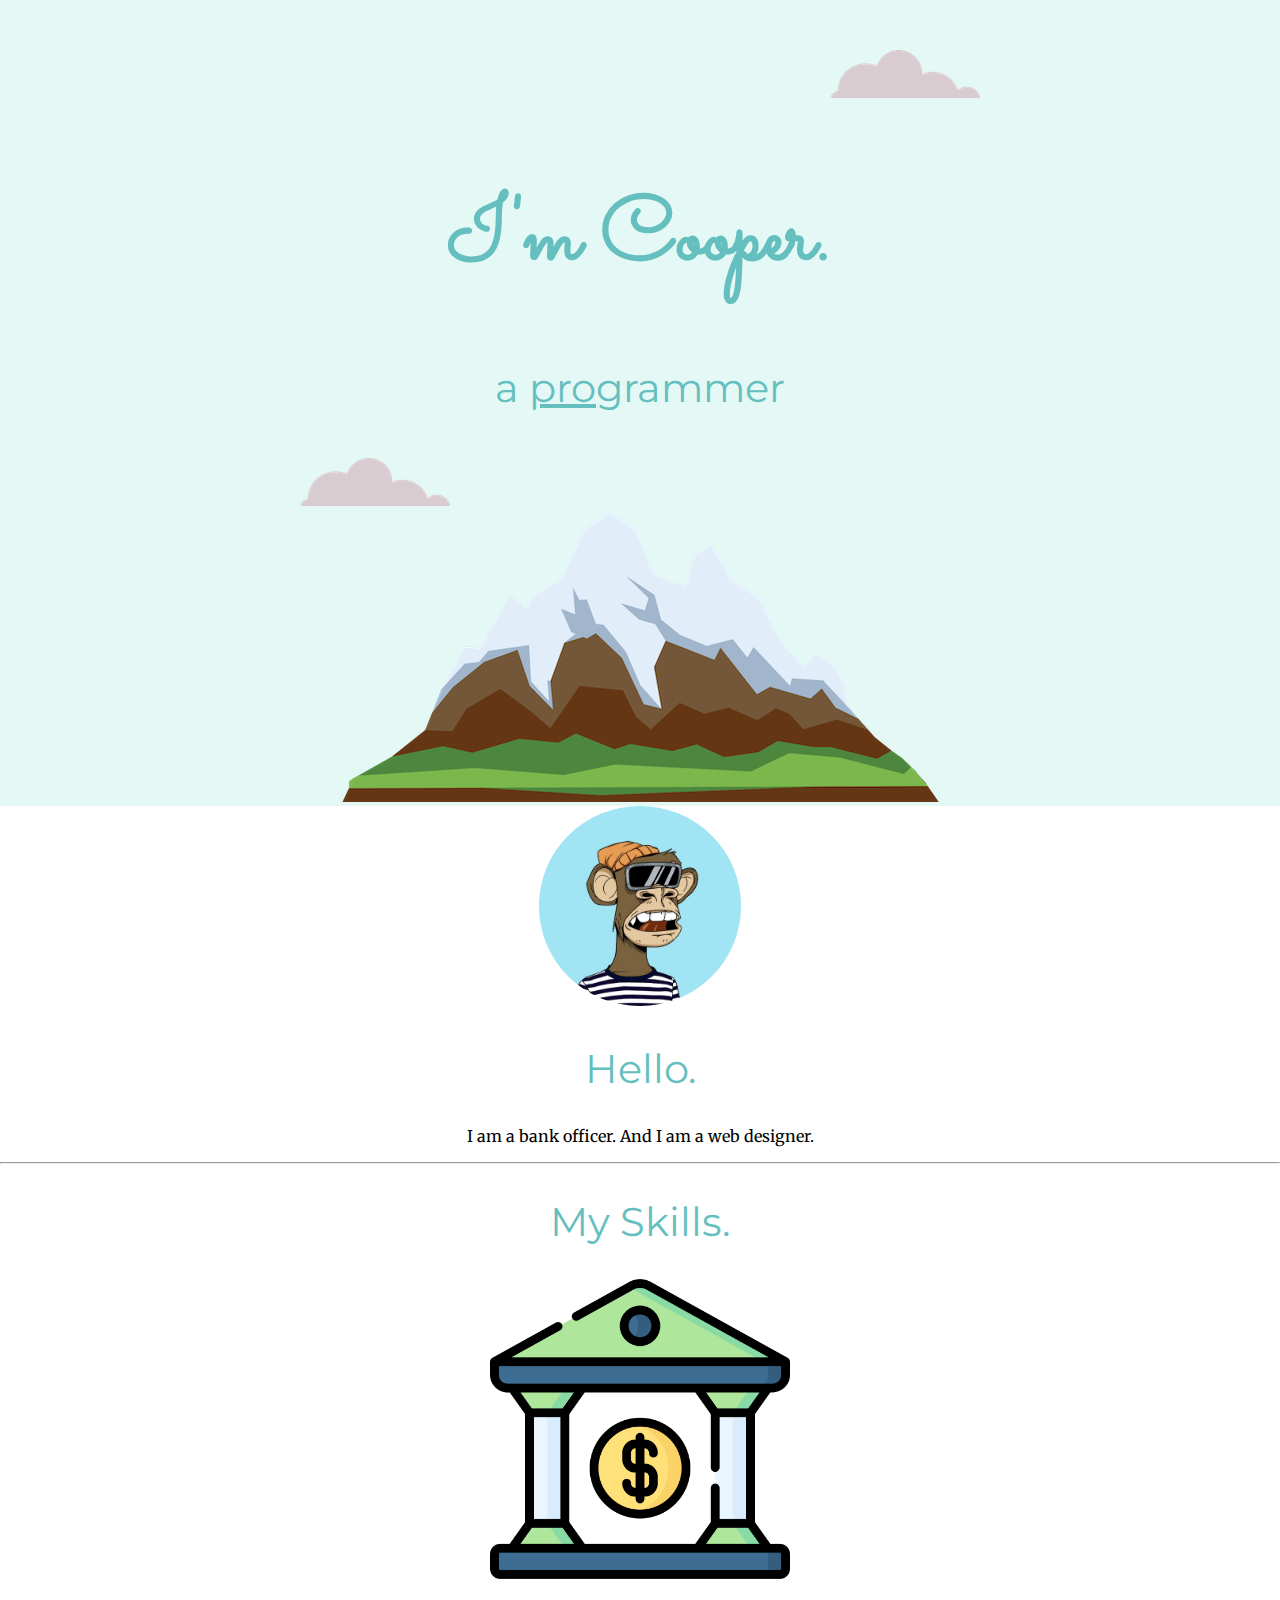
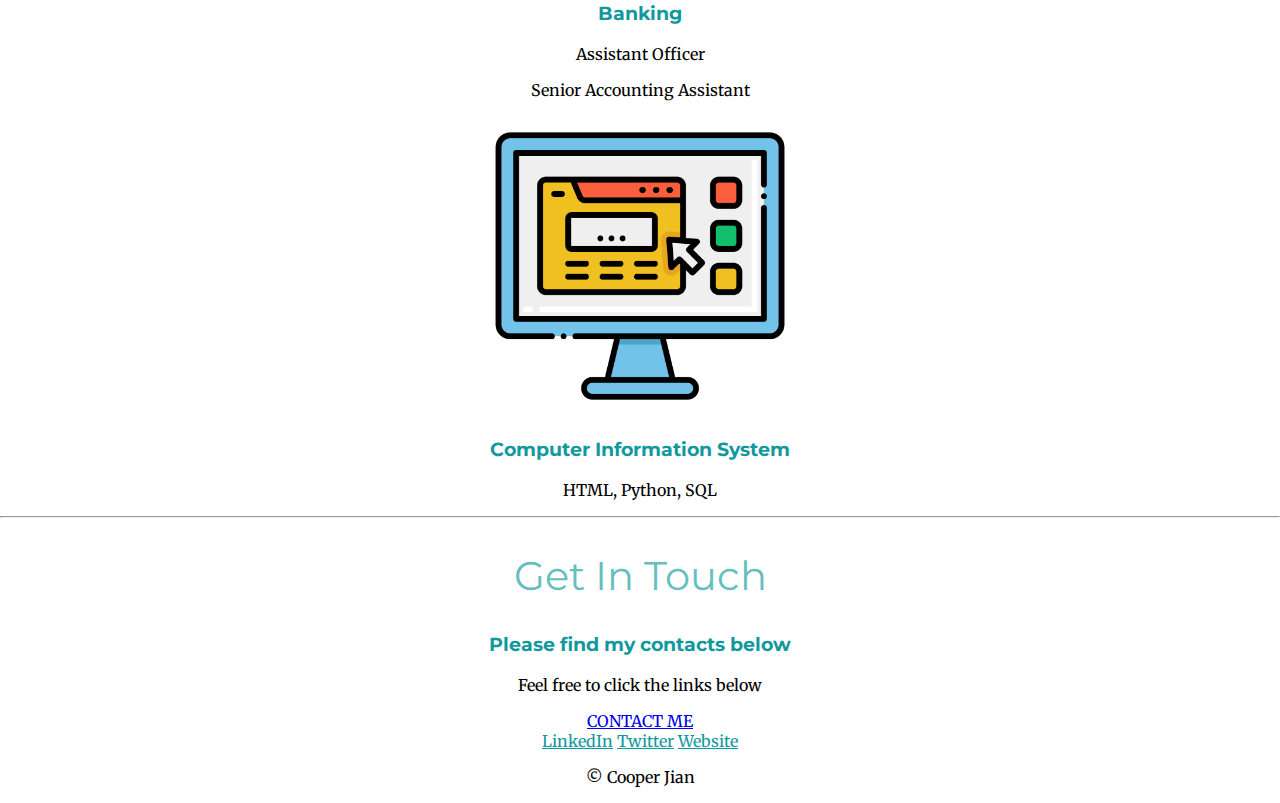
<file: index.html>
<!DOCTYPE html>
<html lang="en" dir="ltr">
  <head>
    <meta charset="utf-8">
    <title>Cooper's Site</title>
    <link rel="stylesheet" href="css/styles.css">
    <link rel="icon" href="favicon.ico">

    <!-- fonts embed from Google Fonts -->
    <link rel="preconnect" href="https://fonts.googleapis.com">
    <link rel="preconnect" href="https://fonts.gstatic.com" crossorigin>
    <link href="https://fonts.googleapis.com/css2?family=Merriweather&family=Montserrat&family=Sacramento&display=swap" rel="stylesheet">


  </head>
  <body>
    <div class="top-container">
      <img class="top-cloud" src="images/cloud.png" alt="cloud-img">
      <h1>I'm Cooper.</h1>
      <h2>a <span class="pro">pro</span>grammer</h2>
      <img class="bottom-cloud" src="images/cloud.png" alt="cloud-img">
      <img src="images/mountain.png" alt="mountain-img">
    </div>



<!--contents below-->

    <div class="middle-container">
      <div class="profile">
        <img class="profileimg" src="images/nft.jpg" alt="profile picture">
        <h2>Hello.</h2>
        <p>I am a bank officer. And I am a web designer.</p>
      </div>
      <hr>

      <div class="skills">
        <h2>My Skills.</h2>
        <div class="skill-row">
          <img class="skillimg1" src="images/bank.png" alt="skill picture 1">
          <h3>Banking</h3>
          <p>Assistant Officer</p>
          <p>Senior Accounting Assistant</p>
        </div>

        <div class="skill-row">
          <img class="skillimg2" src="images/wd.png" alt="skill picture 2">
          <h3>Computer Information System</h3>
          <p>HTML, Python, SQL</p>
        </div>
      </div>
      <hr>

      <div class="contact-me">
        <h2>Get In Touch</h2>
        <h3>Please find my contacts below</h3>
        <p>Feel free to click the links below</p>
        <a class="btn" href="mailto:name@email.com">CONTACT ME</a>
      </div>
    </div>


    <div class="bottom-container">
      <a class="footer-link" href="https://www.linkedin.com/">LinkedIn</a>
      <a class="footer-link" href="https://twitter.com/">Twitter</a>
      <a class="footer-link" href="https://www.appbrewery.co/">Website</a>
      <p>© Cooper Jian</p>
    </div>


  </body>
</html>
</file>
<file: css/styles.css>
body {
  margin: 0;
  text-align: center;
  font-family: 'Merriweather', serif;

}

h1 {
  margin: 50px auto 0 auto;
  font-size: 5.625rem;  /*100%, 1em, 1rem equal to 16px*/
  font-family: 'Sacramento', cursive;
  color: #66BFBF;
  line-height: 2;
}


h2 {
  font-family: 'Montserrat', sans-serif;
  font-size: 2.5rem;
  font-weight: normal;
  color: #66BFBF;

}

h3 {
  font-family: 'Montserrat', sans-serif;
  color: #11999E;
}

.top-container {
  background-color: #E4F9F5;
  position: relative;
  padding-top: 100px;
}

.pro {
  text-decoration: underline;
}

.top-cloud{
  position: absolute;
  right: 300px;
  top: 50px;
}

.bottom-cloud {
  position: absolute;
  left:300px;
  bottom: 300px;
}

/*
.middle-container {
}

.bottom-container {
}
*/

.profileimg{
  height: 200px;
  border-radius: 50%;
}

.skillimg1{
  height: 300px;
}

.skillimg2{
  height: 300px;
}

.footer-link{
  color: #11999E;
}
</file>
